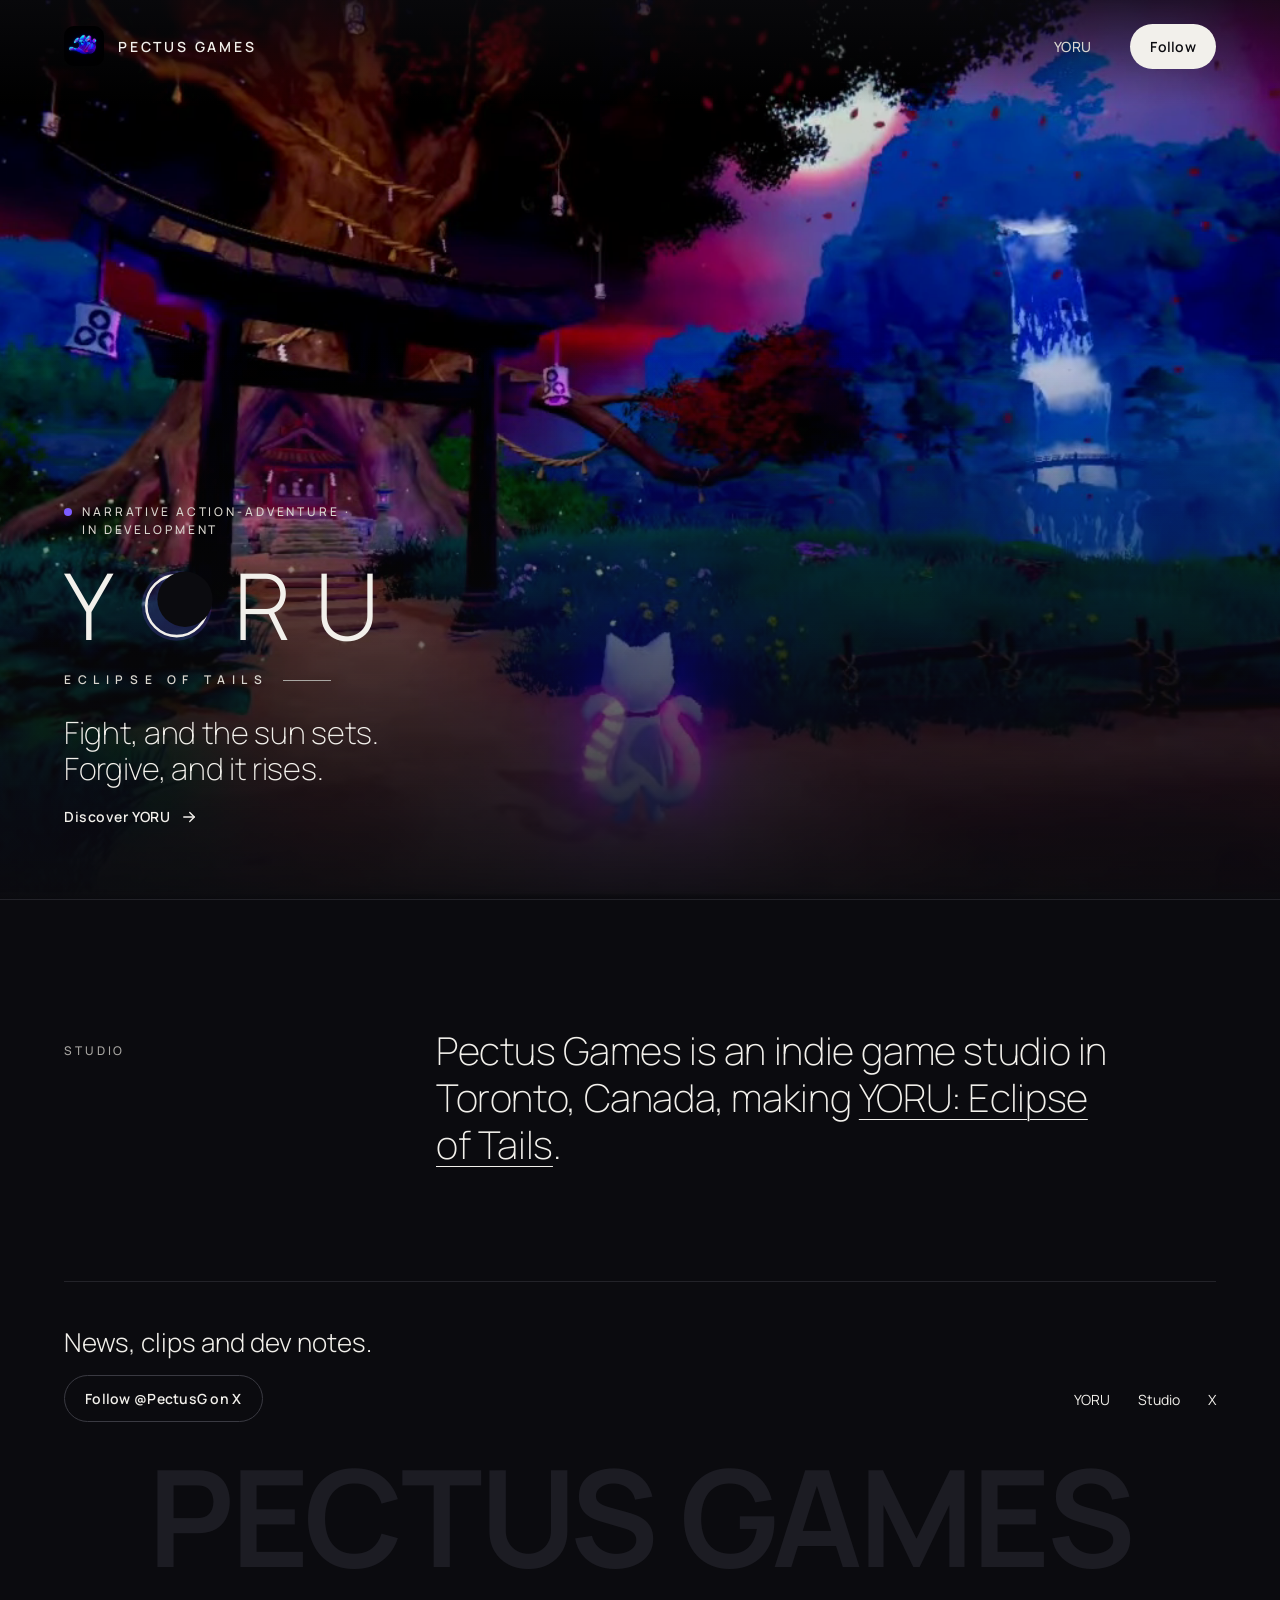
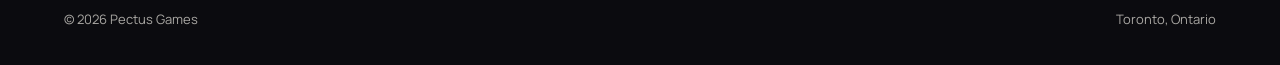
<file: index.html>
<!doctype html>
<html lang="en">
<head>
<meta charset="utf-8">
<meta name="viewport" content="width=device-width, initial-scale=1, viewport-fit=cover">
<title>Pectus Games</title>
<meta name="description" content="Pectus Games is an indie game studio in Toronto, Canada, making YORU: Eclipse of Tails.">
<link rel="canonical" href="https://pectus.games/">
<meta name="theme-color" content="#0b0b0f">
<meta property="og:type" content="website">
<meta property="og:site_name" content="Pectus Games">
<meta property="og:title" content="Pectus Games">
<meta property="og:description" content="An indie game studio in Toronto, Canada, making YORU: Eclipse of Tails.">
<meta property="og:url" content="https://pectus.games/">
<meta property="og:image" content="https://pectus.games/assets/og/og-yoru.jpg">
<meta property="og:image:width" content="1200">
<meta property="og:image:height" content="630">
<meta property="og:image:alt" content="YORU: Eclipse of Tails. Every monster was someone once.">
<meta name="twitter:card" content="summary_large_image">
<meta name="twitter:site" content="@PectusG">
<link rel="icon" type="image/png" sizes="32x32" href="assets/brand/favicon-32.png">
<link rel="icon" type="image/png" sizes="192x192" href="assets/brand/icon-192.png">
<link rel="apple-touch-icon" href="assets/brand/apple-touch-icon.png">
<link rel="preload" href="assets/fonts/manrope-latin.woff2" as="font" type="font/woff2" crossorigin>
<link rel="stylesheet" href="assets/css/site.css?v=20260926c">
</head>
<body>
<a class="skip" href="#main">Skip to content</a>
<header class="nav">
  <a class="brand" href="./" aria-label="Pectus Games, home"><img src="assets/brand/logo-128.png" alt="" width="40" height="40"><span>Pectus Games</span></a>
  <nav class="nav-links" aria-label="Main">
    <a class="hide-sm" href="yoru/">YORU</a>
    <a class="pill" href="https://x.com/PectusG" rel="me noopener">Follow</a>
  </nav>
</header>

<main id="main">
  <section class="doors" aria-label="Games" style="--split: 100%">
    <a class="door door--yoru" href="yoru/">
      <img class="door-media" src="assets/img/yoru-hero-poster.webp" alt="" width="1280" height="714" fetchpriority="high">
      <video class="door-media" data-bg autoplay muted loop playsinline preload="auto" poster="assets/img/yoru-hero-poster.webp" aria-hidden="true"><source src="assets/video/yoru-hero.webm" type="video/webm"><source src="assets/video/yoru-hero.mp4" type="video/mp4"></video>
      <span class="door-shade"></span>
      <span class="door-body">
      <span class="eyebrow"><span class="dot"></span><span>Narrative action-adventure &#183; <span class="nw">In development</span></span></span>
      <span class="wordmark" aria-hidden="true"><span>Y</span><svg viewBox="0 0 84 84" focusable="false"><circle cx="42" cy="42" r="38" fill="#7c5cff" opacity="0.18"/><circle cx="42" cy="42" r="33" fill="none" stroke="#f2f0eb" stroke-width="2.8"/><circle cx="51" cy="35" r="30" fill="#0b0b0f"/></svg><span>R</span><span>U</span></span>
      <span class="subtitle" aria-hidden="true">Eclipse of Tails<span class="rule"></span></span>
      <span class="sr-only">YORU: Eclipse of Tails.</span>
      <span class="door-hook">Fight, and the sun sets.<br> Forgive, and it rises.</span>
      <span class="door-cta">Discover YORU<svg viewBox="0 0 24 24" fill="none" stroke="currentColor" stroke-width="1.8" stroke-linecap="round" stroke-linejoin="round" aria-hidden="true"><path d="M5 12h14"/><path d="M13 6l6 6-6 6"/></svg></span>
      </span>
    </a>
  </section>

  <section class="studio" id="studio" aria-labelledby="studio-title">
    <h2 class="eyebrow eyebrow--muted" id="studio-title">Studio</h2>
    <p>Pectus Games is an indie game studio in Toronto, Canada, making <a href="yoru/">YORU: Eclipse of Tails</a>.</p>
  </section>
</main>

<footer class="site-foot">
  <div class="foot-row">
    <div class="foot-lead">
      <p>News, clips and dev notes.</p>
      <a class="pill pill--ghost" href="https://x.com/PectusG" rel="me noopener">Follow @PectusG on X</a>
    </div>
    <nav class="foot-links" aria-label="Footer">
      <a href="yoru/">YORU</a>
      <a href="#studio">Studio</a>
      <a href="https://x.com/PectusG" rel="me noopener">X</a>
    </nav>
  </div>
  <p class="bigmark" aria-hidden="true">PECTUS GAMES</p>
  <div class="foot-meta"><span>&#169; <span data-year>2026</span> Pectus Games</span><span>Toronto, Ontario</span></div>
</footer>
<script src="assets/js/site.js?v=20260926c" defer></script>
</body>
</html>
</file>
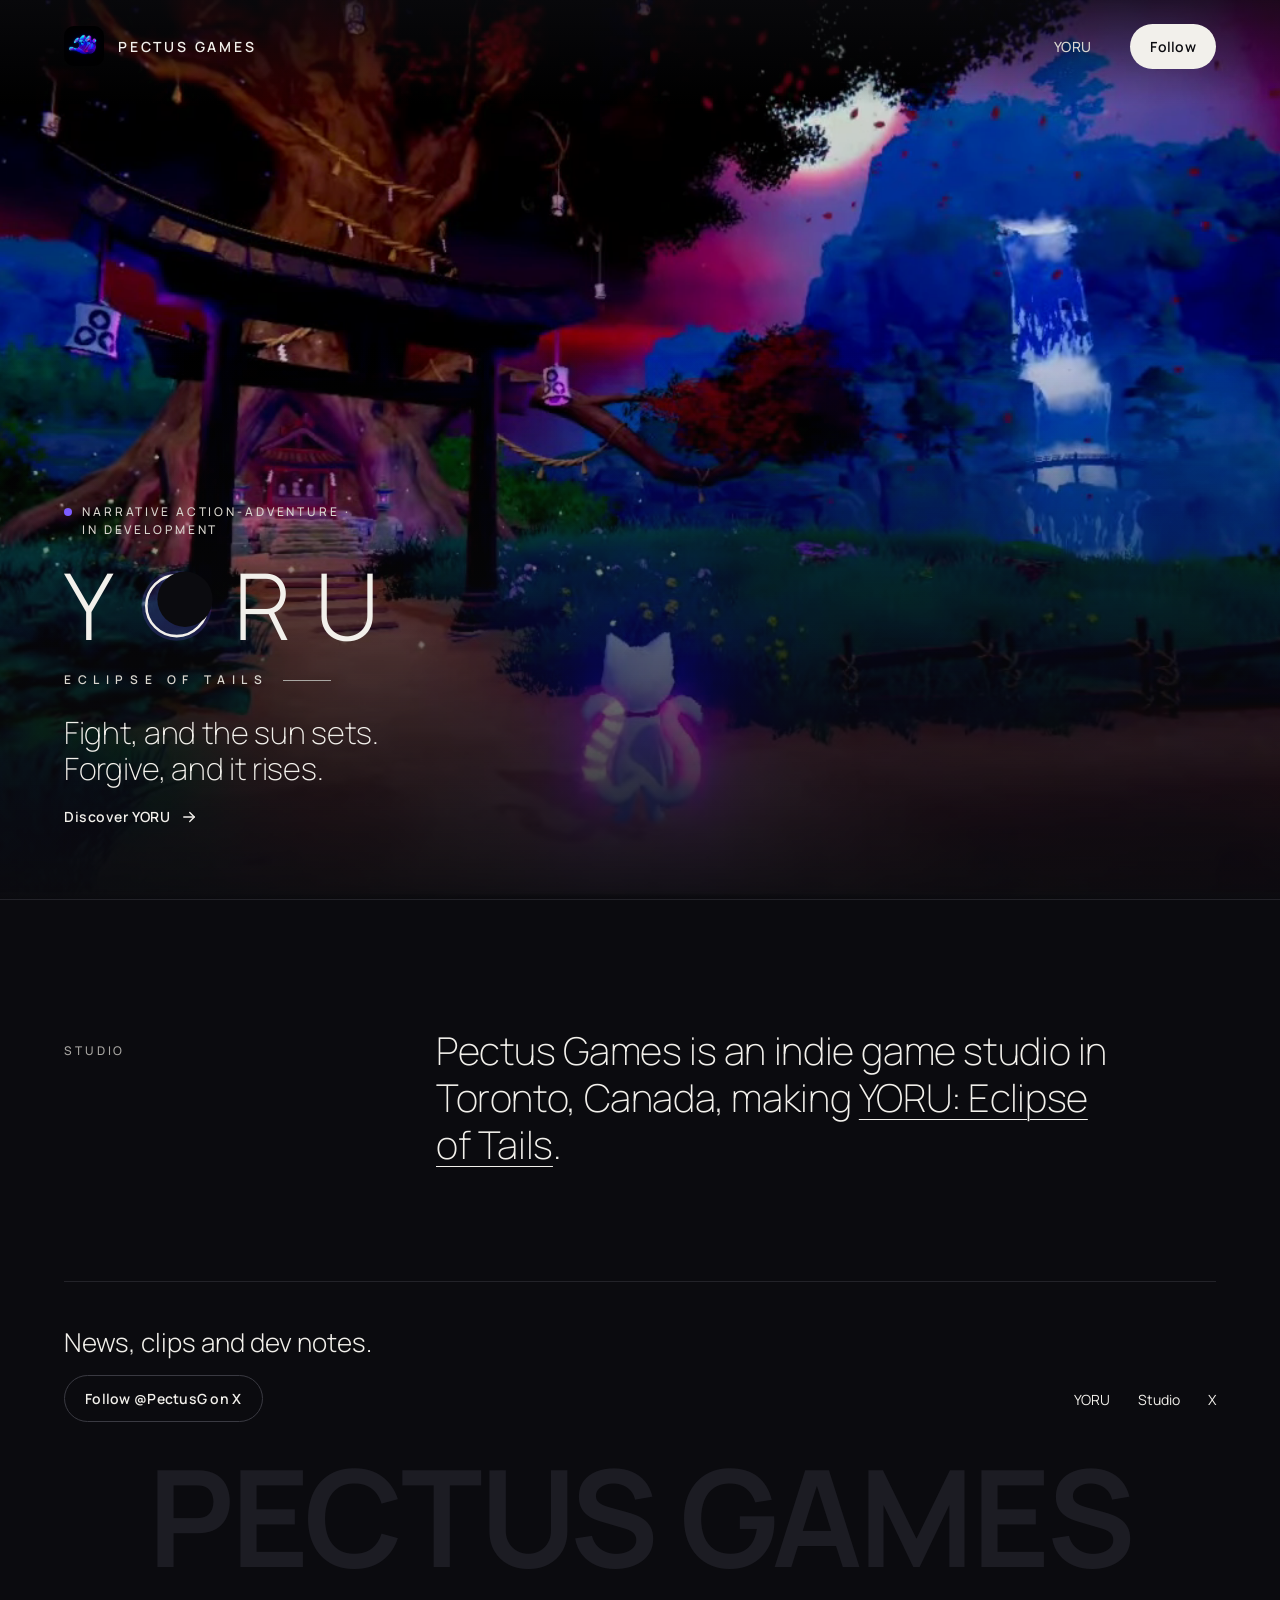
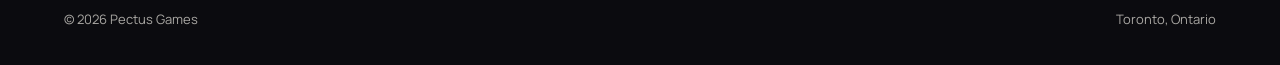
<file: shabbat-mode/index.html>
<!doctype html>
<html lang="en">
<head>
<meta charset="utf-8">
<meta name="viewport" content="width=device-width, initial-scale=1">
<title>Pectus Games</title>
<meta name="robots" content="noindex">
<link rel="canonical" href="https://pectus.games/">
<meta http-equiv="refresh" content="0; url=/">
<script>location.replace("/");</script>
</head>
<body style="background:#0b0b0f;color:#f2f0eb;font-family:system-ui,sans-serif">
<p><a href="/" style="color:#f2f0eb">Pectus Games</a></p>
</body>
</html>
</file>
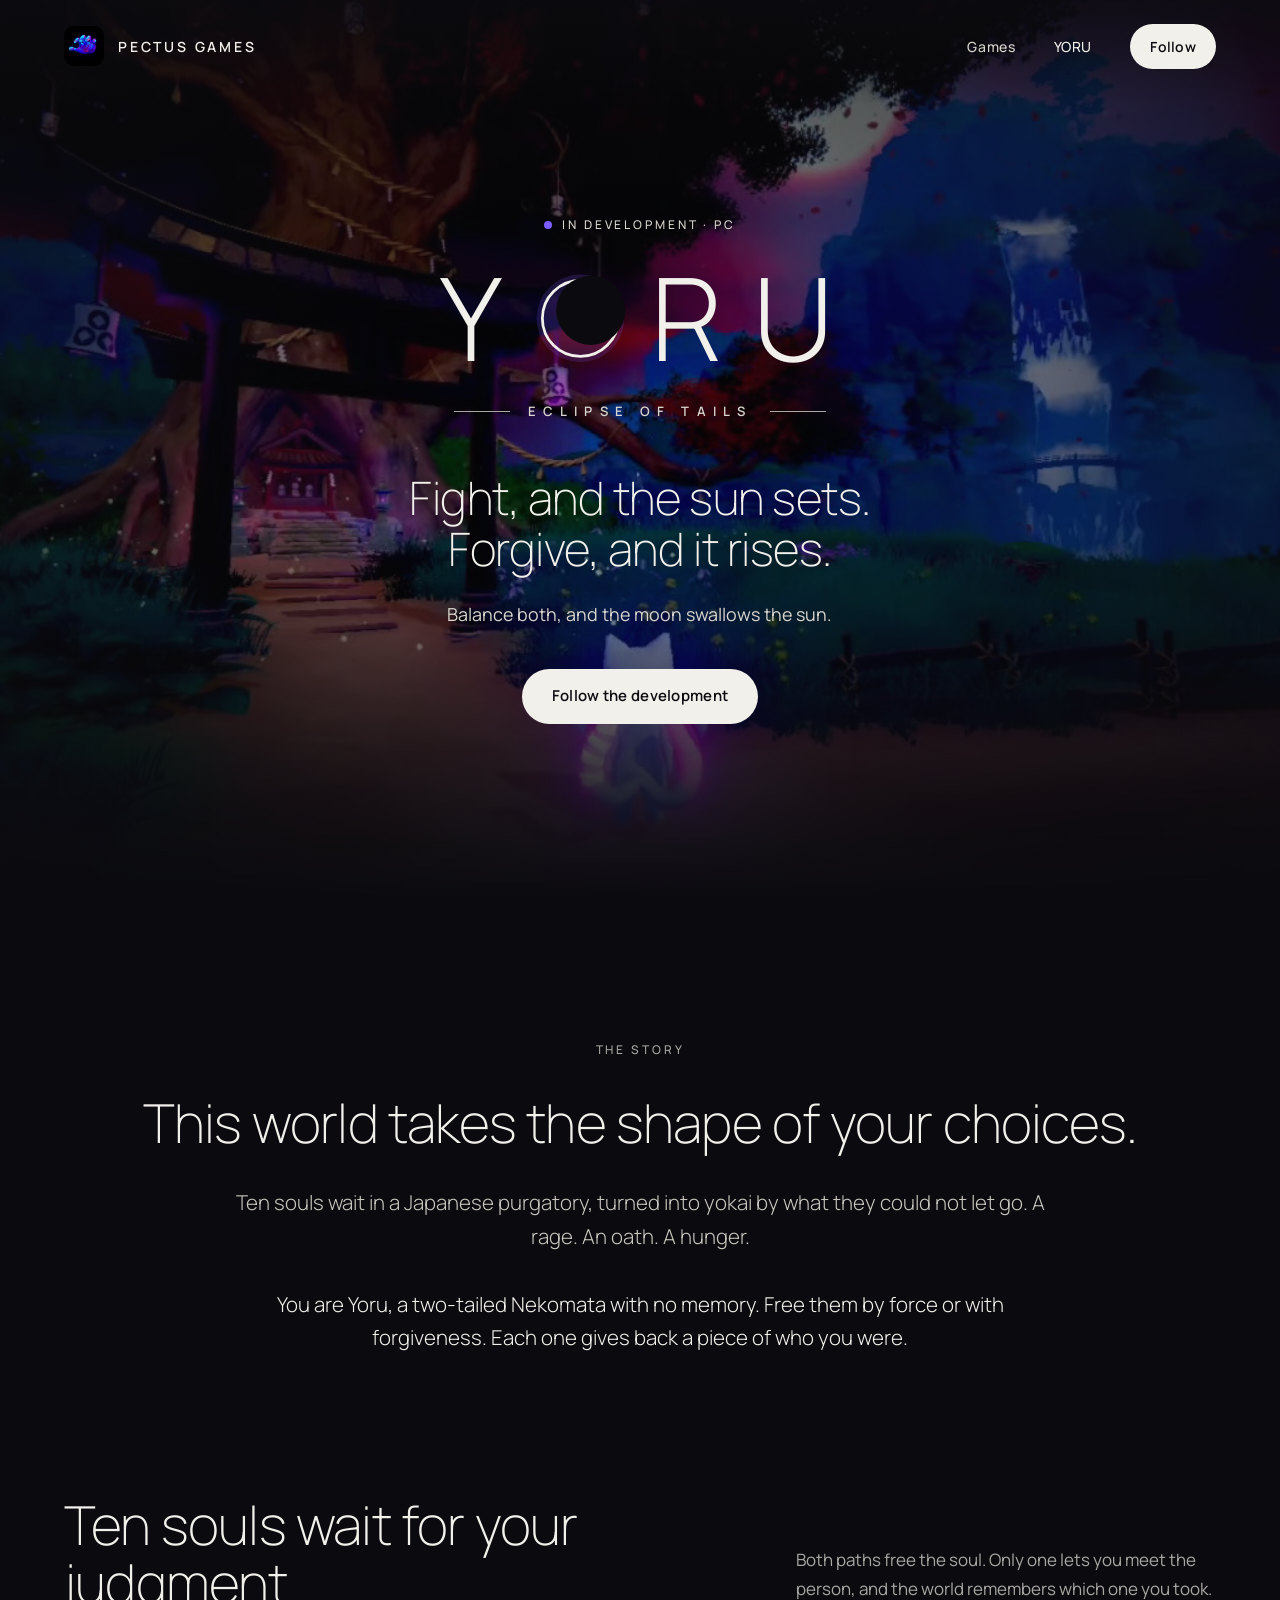
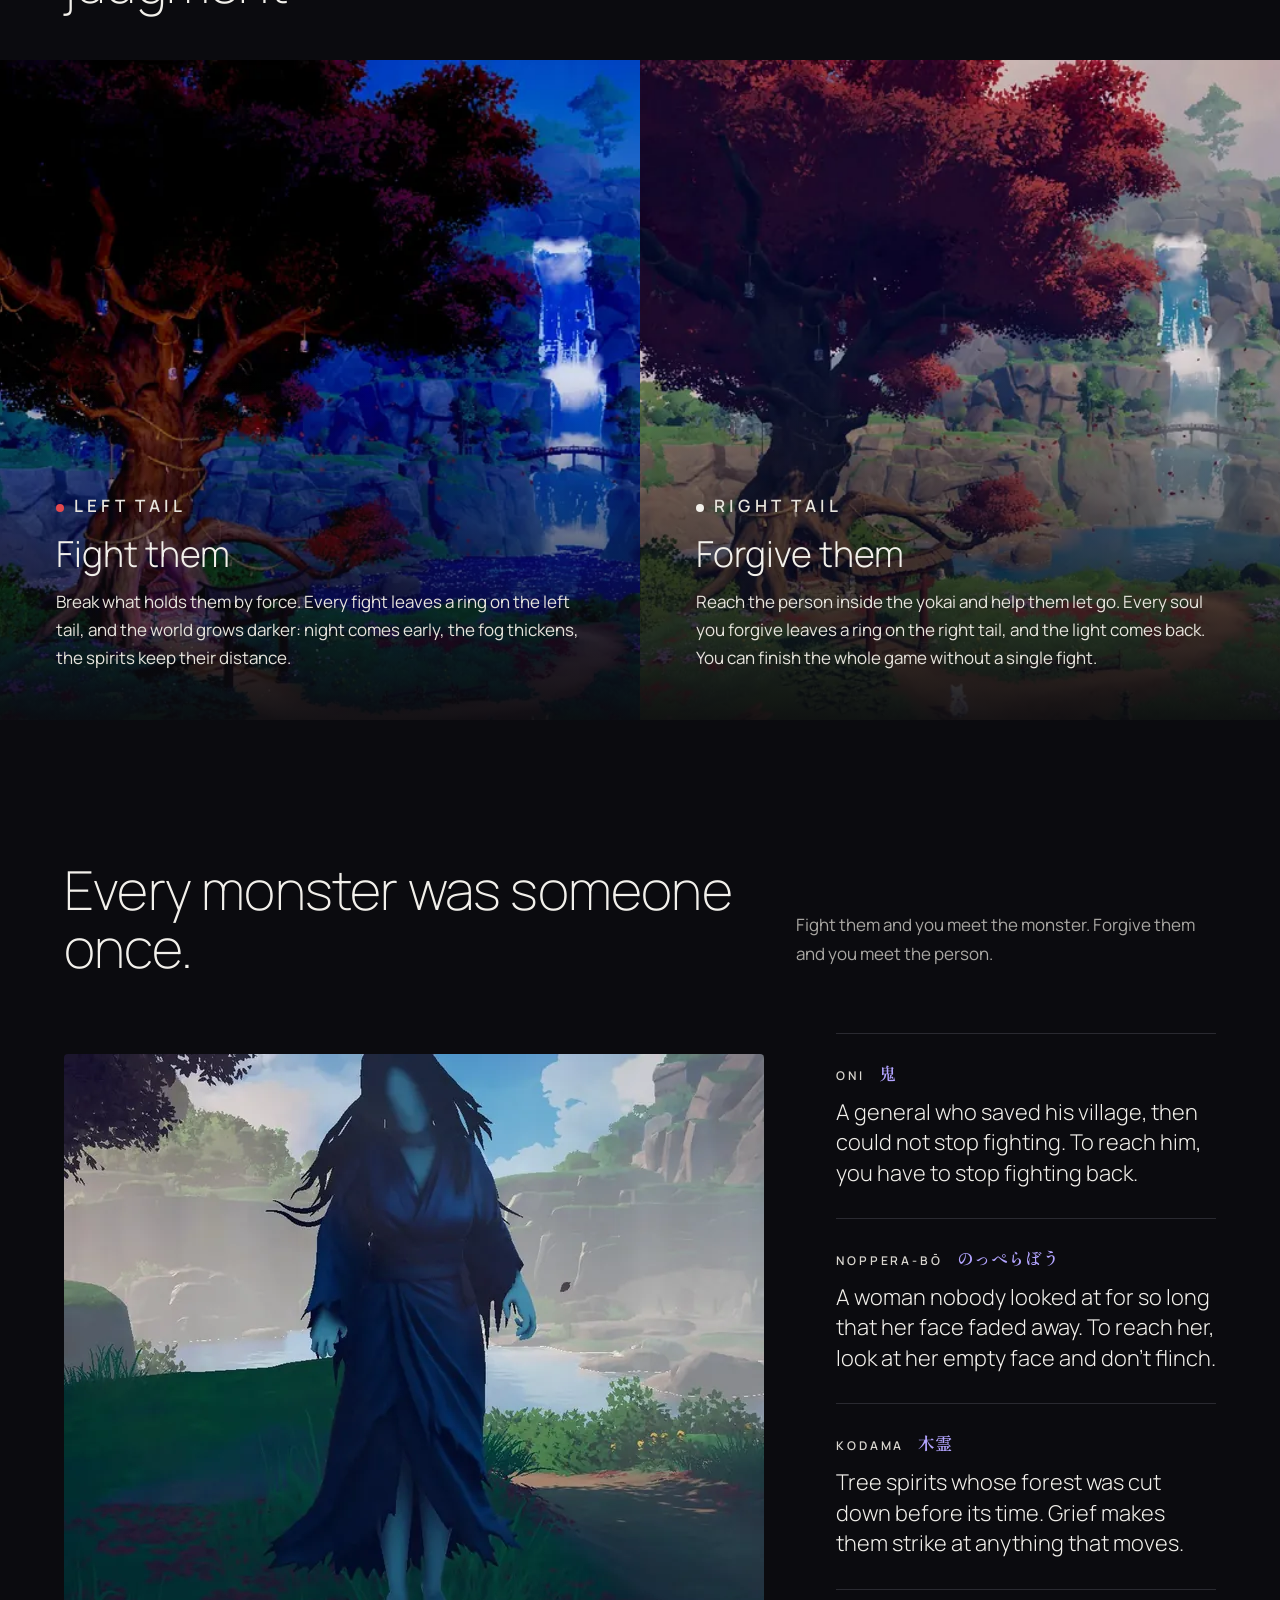
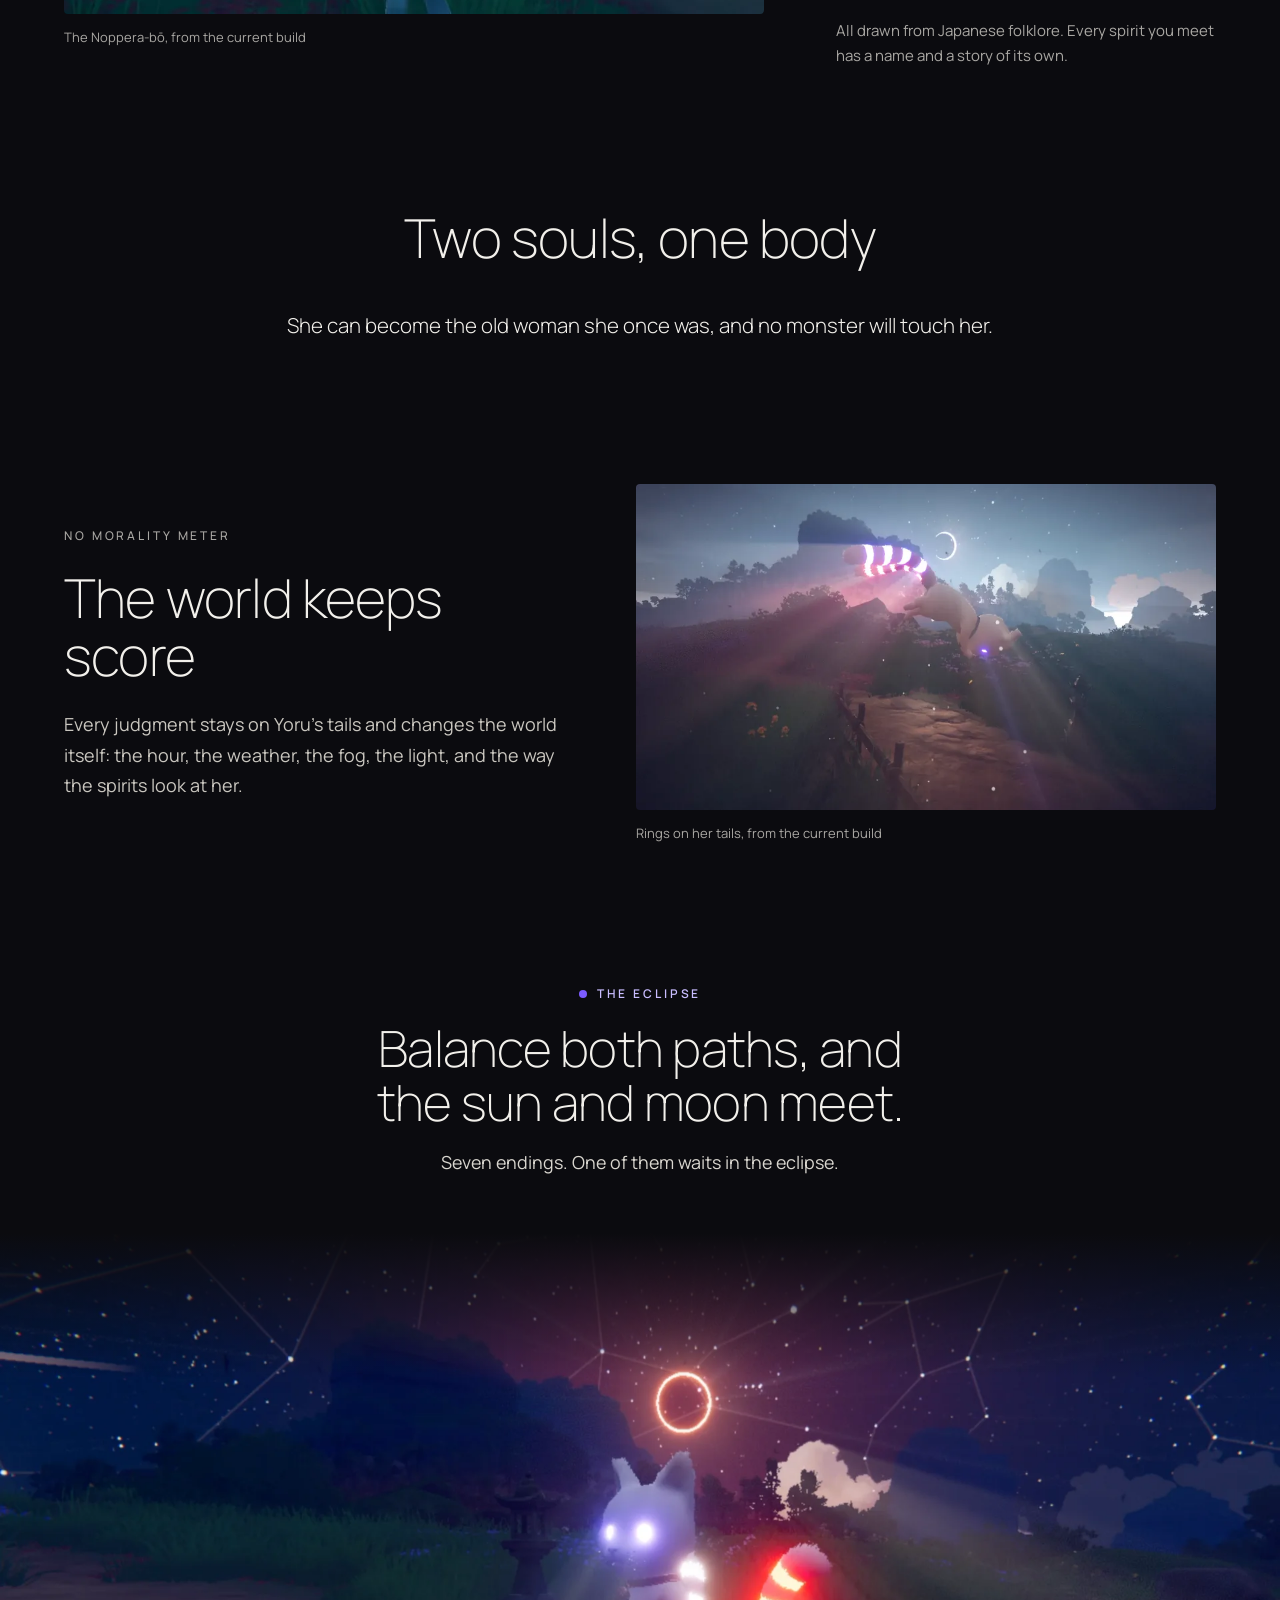
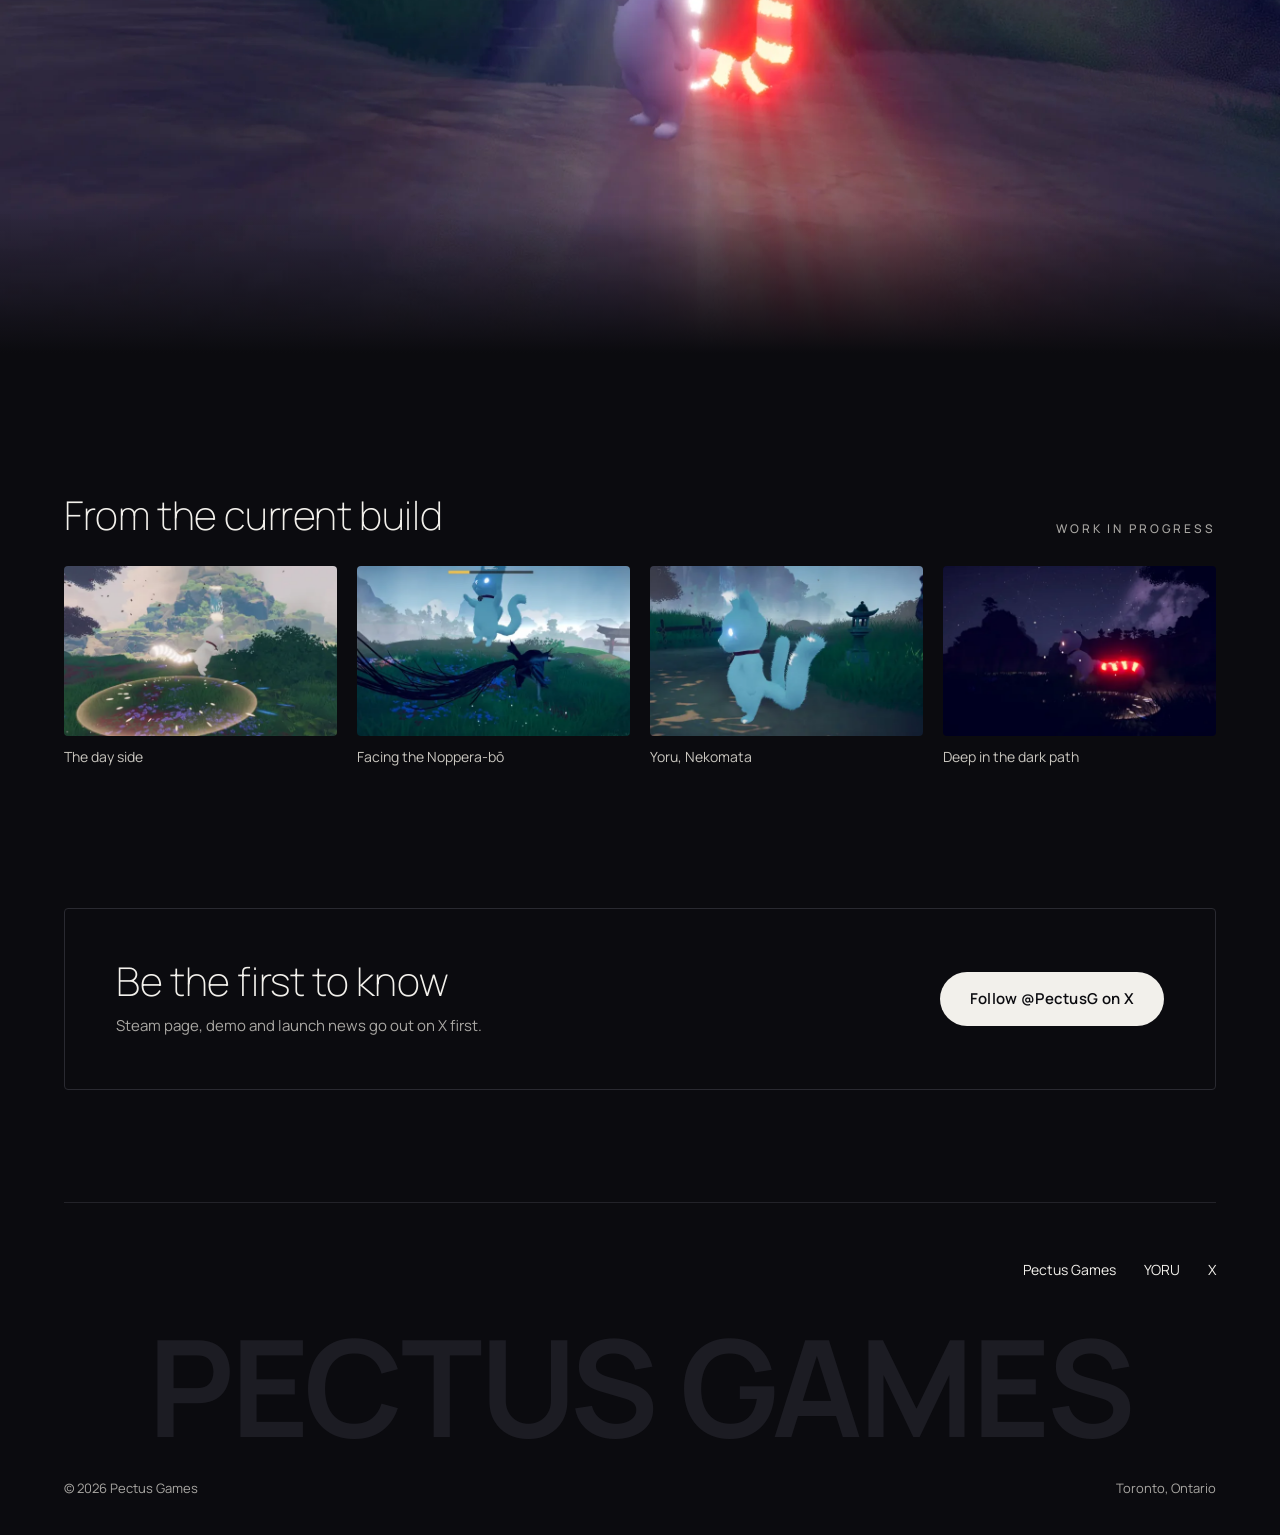
<file: yoru/index.html>
<!doctype html>
<html lang="en">
<head>
<meta charset="utf-8">
<meta name="viewport" content="width=device-width, initial-scale=1, viewport-fit=cover">
<title>YORU: Eclipse of Tails | Pectus Games</title>
<meta name="description" content="An action-adventure in a Japanese purgatory where the sun sets when you fight and rises when you forgive.">
<link rel="canonical" href="https://pectus.games/yoru/">
<meta name="theme-color" content="#0b0b0f">
<meta property="og:type" content="website">
<meta property="og:site_name" content="Pectus Games">
<meta property="og:title" content="YORU: Eclipse of Tails">
<meta property="og:description" content="An action-adventure in a Japanese purgatory where the sun sets when you fight and rises when you forgive.">
<meta property="og:url" content="https://pectus.games/yoru/">
<meta property="og:image" content="https://pectus.games/assets/og/og-yoru.jpg">
<meta property="og:image:width" content="1200">
<meta property="og:image:height" content="630">
<meta property="og:image:alt" content="YORU: Eclipse of Tails. Every monster was someone once.">
<meta name="twitter:card" content="summary_large_image">
<meta name="twitter:site" content="@PectusG">
<link rel="icon" type="image/png" sizes="32x32" href="../assets/brand/favicon-32.png">
<link rel="icon" type="image/png" sizes="192x192" href="../assets/brand/icon-192.png">
<link rel="apple-touch-icon" href="../assets/brand/apple-touch-icon.png">
<link rel="preload" href="../assets/fonts/manrope-latin.woff2" as="font" type="font/woff2" crossorigin>
<link rel="stylesheet" href="../assets/css/site.css?v=20260926c">
</head>
<body>
<a class="skip" href="#main">Skip to content</a>
<header class="nav">
  <a class="brand" href="../" aria-label="Pectus Games, home"><img src="../assets/brand/logo-128.png" alt="" width="40" height="40"><span>Pectus Games</span></a>
  <nav class="nav-links" aria-label="Main">
    <a href="../">Games</a>
    <a href="./" aria-current="page" class="hide-sm">YORU</a>
    <a class="pill" href="https://x.com/PectusG" rel="me noopener">Follow</a>
  </nav>
</header>

<main id="main">
  <section class="hero">
    <img class="hero-media" src="../assets/img/yoru-hero-poster.webp" alt="" width="1280" height="714" fetchpriority="high">
    <video class="hero-media" data-bg autoplay muted loop playsinline preload="auto" poster="../assets/img/yoru-hero-poster.webp" aria-hidden="true"><source src="../assets/video/yoru-hero.webm" type="video/webm"><source src="../assets/video/yoru-hero.mp4" type="video/mp4"></video>
    <div class="hero-vignette"></div>
    <div class="hero-fade"></div>
    <div class="hero-inner">
      <p class="eyebrow"><span class="dot"></span>In development &#183; PC</p>
      <h1 style="margin: 0"><span class="sr-only">YORU: Eclipse of Tails</span><span class="wordmark" aria-hidden="true"><span>Y</span><svg viewBox="0 0 84 84" focusable="false"><circle cx="42" cy="42" r="38" fill="#7c5cff" opacity="0.18"/><circle cx="42" cy="42" r="33" fill="none" stroke="#f2f0eb" stroke-width="2.4"/><circle cx="51" cy="35" r="30" fill="#0b0b0f"/></svg><span>R</span><span>U</span></span></h1>
      <p class="subtitle" aria-hidden="true"><span class="rule"></span>Eclipse of Tails<span class="rule"></span></p>
      <p class="hook">Fight, and the sun sets.<br> Forgive, and it rises.</p>
      <p class="hook-2">Balance both, and the moon swallows the sun.</p>
      <a class="pill pill--big" href="https://x.com/PectusG" rel="me noopener">Follow the development</a>
    </div>
  </section>

  <section class="section center" aria-labelledby="story-title">
    <h2 class="eyebrow eyebrow--muted" id="story-title">The story</h2>
    <p class="lead">This world takes the shape of your choices.</p>
    <p class="body-l">Ten souls wait in a Japanese purgatory, turned into yokai by what they could not let go. A rage. An oath. A hunger.</p>
    <p class="body-l body-l--bright">You are Yoru, a two-tailed Nekomata with no memory. Free them by force or with forgiveness. Each one gives back a piece of who you were.</p>
  </section>

  <section class="section section--bleed" aria-labelledby="judgment-title">
    <div class="head">
      <h2 class="h2" id="judgment-title">Ten souls wait for your judgment</h2>
      <p class="side">Both paths free the soul. Only one lets you meet the person, and the world remembers which one you took.</p>
    </div>
    <div class="paths">
      <article class="path">
        <img src="../assets/img/dark-world-1440.webp" srcset="../assets/img/dark-world-960.webp 960w, ../assets/img/dark-world-1440.webp 1440w, ../assets/img/dark-world-1920.webp 1920w" sizes="(max-width: 860px) 100vw, 50vw" alt="The ancient tree at night, lit by spirit lanterns" width="1920" height="1080" loading="lazy">
        <div class="path-shade"></div>
        <p class="eyebrow eyebrow--fight"><span class="dot dot--fight"></span>Left tail</p>
        <h3>Fight them</h3>
        <p>Break what holds them by force. Every fight leaves a ring on the left tail, and the world grows darker: night comes early, the fog thickens, the spirits keep their distance.</p>
      </article>
      <article class="path">
        <img src="../assets/img/light-world-1440.webp" srcset="../assets/img/light-world-960.webp 960w, ../assets/img/light-world-1440.webp 1440w, ../assets/img/light-world-1920.webp 1920w" sizes="(max-width: 860px) 100vw, 50vw" alt="The ancient tree in daylight beside a waterfall" width="1920" height="1080" loading="lazy">
        <div class="path-shade"></div>
        <p class="eyebrow eyebrow--free"><span class="dot dot--free"></span>Right tail</p>
        <h3>Forgive them</h3>
        <p>Reach the person inside the yokai and help them let go. Every soul you forgive leaves a ring on the right tail, and the light comes back. You can finish the whole game without a single fight.</p>
      </article>
    </div>
  </section>

  <section class="section" aria-labelledby="stories-title">
    <div class="head">
      <h2 class="h2" id="stories-title">Every monster was someone once.</h2>
      <p class="side">Fight them and you meet the monster. Forgive them and you meet the person.</p>
    </div>
    <div class="stories">
      <figure class="shot">
        <img src="../assets/img/nopperabo-1350.webp" srcset="../assets/img/nopperabo-700.webp 700w, ../assets/img/nopperabo-1350.webp 1350w" sizes="(max-width: 960px) 100vw, 700px" alt="The Noppera-bo, a faceless woman in a dark kimono by the river" width="1350" height="1080" loading="lazy">
        <figcaption>The Noppera-bō, from the current build</figcaption>
      </figure>
      <div class="souls">
        <div class="soul">
          <p class="soul-name"><span class="en">Oni</span><span class="jp" lang="ja">鬼</span></p>
          <p>A general who saved his village, then could not stop fighting. To reach him, you have to stop fighting back.</p>
        </div>
        <div class="soul">
          <p class="soul-name"><span class="en">Noppera-bō</span><span class="jp" lang="ja">のっぺらぼう</span></p>
          <p>A woman nobody looked at for so long that her face faded away. To reach her, look at her empty face and don't flinch.</p>
        </div>
        <div class="soul">
          <p class="soul-name"><span class="en">Kodama</span><span class="jp" lang="ja">木霊</span></p>
          <p>Tree spirits whose forest was cut down before its time. Grief makes them strike at anything that moves.</p>
        </div>
        <p class="note">All drawn from Japanese folklore. Every spirit you meet has a name and a story of its own.</p>
      </div>
    </div>
  </section>

  <section class="section center" aria-labelledby="two-souls-title">
    <h2 class="h2" id="two-souls-title">Two souls, one body</h2>
    <p class="body-l body-l--bright">She can become the old woman she once was, and no monster will touch her.</p>
  </section>

  <section class="section world" aria-labelledby="world-title">
    <div class="world-text">
      <p class="eyebrow eyebrow--muted">No morality meter</p>
      <h2 class="h2" id="world-title">The world keeps score</h2>
      <p>Every judgment stays on Yoru's tails and changes the world itself: the hour, the weather, the fog, the light, and the way the spirits look at her.</p>
    </div>
    <figure class="shot">
      <img src="../assets/img/rings-dusk-1920.webp" srcset="../assets/img/rings-dusk-960.webp 960w, ../assets/img/rings-dusk-1920.webp 1920w" sizes="(max-width: 960px) 100vw, 55vw" alt="Yoru at dusk, rings glowing on her tails" width="1920" height="1080" loading="lazy">
      <figcaption>Rings on her tails, from the current build</figcaption>
    </figure>
  </section>

  <section class="section section--bleed eclipse" aria-labelledby="eclipse-title">
    <div class="eclipse-text">
      <p class="eyebrow eyebrow--violet"><span class="dot"></span>The eclipse</p>
      <h2 class="lead" id="eclipse-title">Balance both paths, and the sun and moon meet.</h2>
      <p class="hook-2">Seven endings. One of them waits in the eclipse.</p>
    </div>
    <figure class="eclipse-img">
      <img src="../assets/img/eclipse-1920.webp" srcset="../assets/img/eclipse-960.webp 960w, ../assets/img/eclipse-1920.webp 1920w" sizes="100vw" alt="Yoru under the eclipse, both tails glowing" width="1920" height="1080" loading="lazy">
    </figure>
  </section>

  <section class="section" aria-labelledby="gallery-title">
    <div class="gallery-head">
      <h2 id="gallery-title">From the current build</h2>
      <p class="eyebrow eyebrow--muted">Work in progress</p>
    </div>
    <div class="gallery">
      <figure><img src="../assets/img/day-side-960.webp" srcset="../assets/img/day-side-640.webp 640w, ../assets/img/day-side-960.webp 960w" sizes="(max-width: 960px) 50vw, 25vw" alt="Yoru leaping over a glowing circle on the day side" width="960" height="540" loading="lazy"><figcaption>The day side</figcaption></figure>
      <figure><img src="../assets/img/combat-960.webp" srcset="../assets/img/combat-640.webp 640w, ../assets/img/combat-960.webp 960w" sizes="(max-width: 960px) 50vw, 25vw" alt="Yoru fighting the Noppera-bo near a torii gate" width="960" height="540" loading="lazy"><figcaption>Facing the Noppera-bō</figcaption></figure>
      <figure><img src="../assets/img/nekomata-960.webp" srcset="../assets/img/nekomata-640.webp 640w, ../assets/img/nekomata-960.webp 960w" sizes="(max-width: 960px) 50vw, 25vw" alt="Yoru, the Nekomata, beside a stone lantern" width="960" height="540" loading="lazy"><figcaption>Yoru, Nekomata</figcaption></figure>
      <figure><img src="../assets/img/dark-path-960.webp" srcset="../assets/img/dark-path-640.webp 640w, ../assets/img/dark-path-960.webp 960w" sizes="(max-width: 960px) 50vw, 25vw" alt="Yoru at night with red rings on her tail" width="960" height="540" loading="lazy"><figcaption>Deep in the dark path</figcaption></figure>
    </div>
  </section>

  <section class="follow" aria-labelledby="follow-title">
    <div>
      <h2 id="follow-title">Be the first to know</h2>
      <p>Steam page, demo and launch news go out on X first.</p>
    </div>
    <a class="pill pill--big" href="https://x.com/PectusG" rel="me noopener">Follow @PectusG on X</a>
  </section>
</main>

<footer class="site-foot">
  <div class="foot-row foot-row--end">
    <nav class="foot-links" aria-label="Footer">
      <a href="../">Pectus Games</a>
      <a href="./">YORU</a>
      <a href="https://x.com/PectusG" rel="me noopener">X</a>
    </nav>
  </div>
  <p class="bigmark" aria-hidden="true">PECTUS GAMES</p>
  <div class="foot-meta"><span>&#169; <span data-year>2026</span> Pectus Games</span><span>Toronto, Ontario</span></div>
</footer>
<script src="../assets/js/site.js?v=20260926c" defer></script>
</body>
</html>
</file>
<file: assets/css/site.css>
/* Pectus Games site. Dark, minimal. One file for every page. */

@font-face {
  font-family: "Manrope";
  font-style: normal;
  font-display: swap;
  font-weight: 200 800;
  src: url("../fonts/manrope-latin.woff2") format("woff2-variations"), url("../fonts/manrope-latin.woff2") format("woff2");
  unicode-range: U+0000-00FF, U+0131, U+0152-0153, U+02BB-02BC, U+02C6, U+02DA, U+02DC, U+0304, U+0308, U+0329, U+2000-206F, U+20AC, U+2122, U+2191, U+2193, U+2212, U+2215, U+FEFF, U+FFFD;
}
@font-face {
  font-family: "Manrope";
  font-style: normal;
  font-display: swap;
  font-weight: 200 800;
  src: url("../fonts/manrope-latin-ext.woff2") format("woff2-variations"), url("../fonts/manrope-latin-ext.woff2") format("woff2");
  unicode-range: U+0100-02BA, U+02BD-02C5, U+02C7-02CC, U+02CE-02D7, U+02DD-02FF, U+0304, U+0308, U+0329, U+1D00-1DBF, U+1E00-1E9F, U+1EF2-1EFF, U+2020, U+20A0-20AB, U+20AD-20C0, U+2113, U+2C60-2C7F, U+A720-A7FF;
}
@font-face {
  font-family: "Shippori Mincho B1";
  font-style: normal;
  font-display: swap;
  font-weight: 600;
  src: url("../fonts/shippori-mincho-b1-yokai.woff2") format("woff2");
}

:root {
  --bg: #0b0b0f;
  --bg-night: #141126;
  --fg: #f2f0eb;
  --fg-2: #e6e3dc;
  --fg-3: #d9d6cf;
  --fg-4: #c9c6bf;
  --muted: #a9a7a3;
  --line: #2a2a31;
  --line-2: #232329;
  --violet: #7c5cff;
  --violet-text: #c9bdff;
  --violet-soft: #b3a4ff;
  --fight: #e5484d;
  --fight-text: #f4a19c;
  --free-text: #e8f1ff;
  --plum: #2d2436;
  --peach: #e8b999;
  --ivory: #f3ebde;
  --sm-night: #17121d;
  --gutter: clamp(20px, 5vw, 72px);
  --section: clamp(96px, 11vw, 170px);
}

*, *::before, *::after { box-sizing: border-box; }
html { background: var(--bg); color-scheme: dark; -webkit-text-size-adjust: 100%; scroll-behavior: smooth; }
body {
  margin: 0;
  font-family: "Manrope", system-ui, -apple-system, "Segoe UI", sans-serif;
  background: var(--bg);
  color: var(--fg);
  line-height: 1.5;
  -webkit-font-smoothing: antialiased;
  -moz-osx-font-smoothing: grayscale;
  text-rendering: optimizeLegibility;
}
img, video, svg { display: block; max-width: 100%; }
a { color: inherit; }
p { text-wrap: pretty; }
a:focus-visible, button:focus-visible { outline: 2px solid var(--violet-soft); outline-offset: 4px; border-radius: 6px; }
::selection { background: rgba(124, 92, 255, 0.45); }

.sr-only { position: absolute !important; width: 1px; height: 1px; padding: 0; margin: -1px; overflow: hidden; clip: rect(0 0 0 0); white-space: nowrap; border: 0; }
.skip { position: absolute; left: 16px; top: -80px; z-index: 50; padding: 12px 18px; border-radius: 999px; background: var(--fg); color: var(--bg); font-weight: 600; text-decoration: none; }
.skip:focus { top: 16px; }

/* Small type */
.eyebrow { display: flex; align-items: baseline; gap: 10px; margin: 0; font-size: 12px; font-weight: 500; letter-spacing: 0.24em; text-transform: uppercase; color: var(--fg-3); }
.eyebrow--muted { color: var(--muted); }
.eyebrow--fight { color: var(--fight-text); font-weight: 600; }
.eyebrow--free { color: var(--free-text); font-weight: 600; }
.eyebrow--violet { color: var(--violet-text); font-weight: 600; }
.eyebrow--peach { color: #e6dccf; }
.dot { width: 8px; height: 8px; border-radius: 50%; background: var(--violet); flex: none; }
.nw { white-space: nowrap; }
.dot--fight { background: var(--fight); }
.dot--free { background: var(--fg); }
.dot--peach { background: var(--peach); }

/* Buttons */
.pill { display: inline-flex; align-items: center; justify-content: center; gap: 8px; min-height: 44px; padding: 12px 20px; border-radius: 999px; background: var(--fg); color: var(--bg); font-size: 14px; font-weight: 600; letter-spacing: 0.02em; text-decoration: none; transition: background 0.2s ease, transform 0.2s ease; }
.pill:hover { background: #ffffff; }
.pill--big { min-height: 52px; padding: 16px 30px; font-size: 15px; }
.pill--ghost { background: transparent; color: var(--fg); border: 1px solid #3a3a42; }
.pill--ghost:hover { background: rgba(242, 240, 235, 0.08); }

/* Nav */
.nav { position: absolute; top: 0; left: 0; right: 0; z-index: 20; display: flex; align-items: center; justify-content: space-between; gap: 16px; height: 104px; padding: 0 var(--gutter) 12px; background: linear-gradient(to bottom, rgba(11, 11, 15, 0.72), rgba(11, 11, 15, 0)); }
.brand { display: flex; align-items: center; gap: 14px; text-decoration: none; }
.brand img { width: 40px; height: 40px; border-radius: 10px; }
.brand span { font-size: 14px; font-weight: 600; letter-spacing: 0.2em; text-transform: uppercase; }
.nav-links { display: flex; align-items: center; gap: clamp(16px, 3vw, 40px); font-size: 14px; font-weight: 500; letter-spacing: 0.04em; }
.nav-links a:not(.pill) { color: var(--fg-3); text-decoration: none; padding: 12px 0; }
.nav-links a:not(.pill):hover, .nav-links a[aria-current="page"] { color: var(--fg); }

/* YORU wordmark: title A, the eclipse O */
.wordmark { display: flex; align-items: center; gap: 0.2em; margin: 0; font-weight: 300; letter-spacing: 0.06em; line-height: 1; }
.wordmark svg { width: 0.84em; height: 0.84em; flex: none; }
.subtitle { display: flex; align-items: center; gap: 18px; margin: 0; font-size: 13px; font-weight: 600; letter-spacing: 0.55em; text-transform: uppercase; color: var(--fg-3); }
.subtitle .rule { width: 56px; height: 1px; background: var(--muted); flex: none; }

/* Home: the two doors. The seam rests in the middle; the hovered game slides it over and takes the room. */
.doors { --split: 50%; --door-ease: cubic-bezier(0.22, 0.61, 0.36, 1); --body-w: min(480px, calc(38vw - var(--gutter) - 24px)); position: relative; display: flex; height: clamp(640px, 100svh, 960px); border-bottom: 1px solid var(--line-2); }
.door { position: relative; overflow: hidden; display: flex; flex-direction: column; justify-content: flex-end; gap: 20px; padding: 64px var(--gutter) 72px; color: var(--fg); text-decoration: none; }
.door > * { position: relative; }
.door > .door-media, .door > .door-shade { position: absolute; }
.door-media { inset: 0; width: 100%; height: 100%; object-fit: cover; }
.door-body { display: flex; flex-direction: column; gap: 20px; width: var(--body-w); }
.door::after { content: ""; position: absolute; inset: 0; z-index: 2; background: rgba(11, 11, 15, 0.5); opacity: 0; transition: opacity 0.6s ease; pointer-events: none; }
.door-shade { left: 0; right: 0; bottom: 0; height: 62%; background: linear-gradient(to bottom, rgba(11, 11, 15, 0), rgba(11, 11, 15, 0.95)); pointer-events: none; }
.door--yoru { flex: 0 0 var(--split); background: var(--bg-night); transition: flex-basis 0.75s var(--door-ease); }
.door--yoru .door-media { opacity: 0.84; transition: transform 1.2s ease; }
.door--yoru:hover .door-media { transform: scale(1.02); }
.door--yoru .wordmark { font-size: clamp(64px, 7.2vw, 104px); }
.door--yoru .subtitle { font-size: 12px; gap: 14px; }
.door--yoru .subtitle .rule { width: 48px; }
.door-hook { margin: 6px 0 0; font-size: clamp(24px, 2.4vw, 34px); font-weight: 200; line-height: 1.15; letter-spacing: -0.01em; text-wrap: balance; }
.door-cta { display: inline-flex; align-items: center; gap: 10px; font-size: 14px; font-weight: 600; letter-spacing: 0.04em; }
.door-cta svg { width: 18px; height: 18px; transition: transform 0.25s ease; }
.door:hover .door-cta svg { transform: translateX(4px); }
.seam { position: absolute; left: var(--split); top: 50%; z-index: 3; transition: left 0.75s var(--door-ease); width: 72px; height: 72px; transform: translate(-50%, -50%); display: grid; place-items: center; border-radius: 50%; background: var(--bg); border: 1px solid var(--line); overflow: hidden; }
.seam img { width: 62px; height: 62px; border-radius: 50%; }

/* Home: the SHABBAT MODE door. Gameplay on top, the name on a Friday-night plum below. */
.door--sm { flex: 1 1 0; min-width: 0; background: var(--sm-night); border-left: 1px solid var(--line-2); }
.door--sm .door-body { align-self: flex-end; }
@media (hover: hover) and (min-width: 861px) and (prefers-reduced-motion: no-preference) {
  .doors:has(.door--yoru:hover), .doors:has(.door--yoru:focus-visible) { --split: 62%; }
  .doors:has(.door--sm:hover), .doors:has(.door--sm:focus-visible) { --split: 38%; }
  .doors:has(.door--yoru:hover) .door--sm::after, .doors:has(.door--yoru:focus-visible) .door--sm::after,
  .doors:has(.door--sm:hover) .door--yoru::after, .doors:has(.door--sm:focus-visible) .door--yoru::after { opacity: 1; }
}
.door--sm::before { content: ""; position: absolute; right: -160px; bottom: -160px; width: 520px; height: 520px; border-radius: 50%; background: radial-gradient(circle, rgba(232, 185, 153, 0.14), rgba(232, 185, 153, 0) 66%); pointer-events: none; }
.door > .sm-media { position: absolute; left: 0; right: 0; top: 0; height: 58%; overflow: hidden; }
.sm-media .door-media { position: absolute; inset: 0; width: 100%; height: 100%; object-fit: cover; object-position: 50% 75%; transition: transform 1.2s ease; }
.door--sm:hover .sm-media .door-media { transform: scale(1.02); }
.sm-media::after { content: ""; position: absolute; left: 0; right: 0; bottom: 0; height: 46%; background: linear-gradient(to bottom, rgba(23, 18, 29, 0), var(--sm-night)); }
.sm-logo { --logo-w: clamp(250px, 25vw, 380px); width: var(--logo-w); height: auto; margin: 2px 0 -6px calc(var(--logo-w) * -0.035); }
.door--sm .door-hook { color: var(--ivory); }

/* Home: studio */
.studio { display: grid; grid-template-columns: 300px minmax(0, 1fr); align-items: start; gap: 72px; padding: 128px var(--gutter) 0; }
.studio h2 { padding-top: 14px; }
.studio p { margin: 0; max-width: 900px; font-size: clamp(26px, 3vw, 44px); font-weight: 200; line-height: 1.22; letter-spacing: -0.01em; }
.studio p a { text-decoration: underline; text-decoration-thickness: 1px; text-underline-offset: 0.18em; }
.studio p a:hover { color: var(--violet-text); }

/* Footer, shared */
.site-foot { display: flex; flex-direction: column; gap: 40px; padding: 112px var(--gutter) 36px; }
.foot-row { display: flex; justify-content: space-between; align-items: flex-end; flex-wrap: wrap; gap: 28px; padding-top: 44px; border-top: 1px solid var(--line-2); }
.foot-row--end { justify-content: flex-end; }
.foot-lead { display: flex; flex-direction: column; align-items: flex-start; gap: 16px; }
.foot-lead p { margin: 0; font-size: 26px; font-weight: 300; line-height: 1.3; }
.foot-links { display: flex; flex-wrap: wrap; gap: 28px; font-size: 14px; }
.foot-links a { text-decoration: none; padding: 12px 0; }
.foot-links a:hover { color: var(--violet-text); }
.bigmark { margin: 0; font-size: clamp(38px, 10.5vw, 152px); font-weight: 700; line-height: 0.8; letter-spacing: -0.02em; text-align: center; white-space: nowrap; color: #1c1c23; user-select: none; }
.foot-meta { display: flex; justify-content: space-between; gap: 16px; font-size: 13px; color: var(--muted); }

/* YORU page */
.hero { position: relative; display: flex; align-items: center; justify-content: center; min-height: clamp(660px, 100svh, 920px); padding: 136px var(--gutter) 96px; overflow: hidden; text-align: center; background: var(--bg-night); }
.hero > .hero-media { position: absolute; inset: 0; width: 100%; height: 100%; object-fit: cover; opacity: 0.72; }
.hero-vignette { position: absolute; inset: 0; background: radial-gradient(ellipse at center, rgba(11, 11, 15, 0.2) 0%, rgba(11, 11, 15, 0.86) 100%); pointer-events: none; }
.hero-fade { position: absolute; left: 0; right: 0; bottom: 0; height: 280px; background: linear-gradient(to bottom, rgba(11, 11, 15, 0), var(--bg)); pointer-events: none; }
.hero-inner { position: relative; display: flex; flex-direction: column; align-items: center; gap: 26px; }
.hero .wordmark { font-size: clamp(76px, 9vw, 128px); }
.hook { margin: 26px 0 0; font-size: clamp(34px, 3.6vw, 50px); font-weight: 200; line-height: 1.1; letter-spacing: -0.01em; text-wrap: balance; }
.hook-2 { margin: 0; font-size: clamp(16px, 1.4vw, 19px); line-height: 1.6; color: var(--fg-3); text-wrap: balance; }
.hero .pill { margin-top: 14px; }

.section { padding: var(--section) var(--gutter) 0; }
.section--bleed { padding-left: 0; padding-right: 0; }
.section--bleed > .head { padding: 0 var(--gutter); }
.center { display: flex; flex-direction: column; align-items: center; gap: 34px; text-align: center; }
.lead { margin: 0; max-width: 1000px; font-size: clamp(36px, 4.2vw, 60px); font-weight: 200; line-height: 1.1; letter-spacing: -0.015em; text-wrap: balance; }
.body-l { margin: 0; max-width: 820px; font-size: clamp(18px, 1.6vw, 22px); font-weight: 300; line-height: 1.65; color: var(--fg-4); }
.body-l--bright { color: var(--fg); }
.center .body-l:first-of-type { margin-top: 8px; }

.head { display: flex; justify-content: space-between; align-items: flex-end; gap: 48px; }
.h2 { margin: 0; max-width: 720px; font-size: clamp(38px, 4.2vw, 60px); font-weight: 200; line-height: 1.08; letter-spacing: -0.015em; }
.side { margin: 0 0 8px; flex: 0 0 420px; font-size: 17px; line-height: 1.7; color: var(--muted); }

.paths { display: grid; grid-template-columns: repeat(2, minmax(0, 1fr)); margin-top: 48px; }
.path { position: relative; overflow: hidden; display: flex; flex-direction: column; justify-content: flex-end; gap: 14px; min-height: 660px; padding: 48px clamp(24px, 4.4vw, 64px); }
.path > * { position: relative; }
.path > img, .path > .path-shade { position: absolute; }
.path > img { inset: 0; width: 100%; height: 100%; object-fit: cover; }
.path-shade { left: 0; right: 0; bottom: 0; height: 52%; background: linear-gradient(to bottom, rgba(11, 11, 15, 0), rgba(11, 11, 15, 0.92)); }
.path h3 { margin: 0; font-size: clamp(32px, 2.8vw, 40px); font-weight: 300; line-height: 1.1; }
.path p { margin: 0; max-width: 540px; font-size: 17px; line-height: 1.65; color: var(--fg-2); }

.stories { display: grid; grid-template-columns: minmax(0, 700px) minmax(0, 1fr); gap: 72px; align-items: center; margin-top: 56px; }
.shot { margin: 0; }
.shot img { width: 100%; height: auto; border-radius: 4px; }
.shot figcaption { margin-top: 14px; font-size: 13px; color: var(--muted); }
.soul { display: flex; flex-direction: column; gap: 12px; padding: 30px 0; border-top: 1px solid var(--line); }
.soul:last-of-type { border-bottom: 1px solid var(--line); }
.soul-name { display: flex; align-items: baseline; gap: 14px; margin: 0; }
.soul-name .en { font-size: 12px; font-weight: 600; letter-spacing: 0.24em; text-transform: uppercase; color: var(--fg-3); }
.jp { font-family: "Shippori Mincho B1", "Hiragino Mincho ProN", "Yu Mincho", serif; font-size: 17px; font-weight: 600; line-height: 1; color: var(--violet-soft); }
.soul p { margin: 0; font-size: clamp(20px, 1.7vw, 24px); font-weight: 300; line-height: 1.4; }
.note { margin: 28px 0 0; font-size: 15px; line-height: 1.7; color: var(--muted); }

.world { display: grid; grid-template-columns: minmax(0, 500px) minmax(0, 1fr); gap: 72px; align-items: center; }
.world-text { display: flex; flex-direction: column; gap: 24px; }
.world-text p:not(.eyebrow) { margin: 0; font-size: 18px; line-height: 1.7; color: var(--fg-4); }

.eclipse { display: flex; flex-direction: column; align-items: center; gap: 56px; text-align: center; }
.eclipse-text { display: flex; flex-direction: column; align-items: center; gap: 18px; padding: 0 var(--gutter); }
.eclipse-text .lead { max-width: 900px; font-size: clamp(34px, 3.9vw, 56px); }
.eclipse-text .hook-2 { color: var(--fg-3); }
.eclipse-img { position: relative; width: 100%; margin: 0; }
.eclipse-img img { width: 100%; height: auto; }
.eclipse-img::before, .eclipse-img::after { content: ""; position: absolute; left: 0; right: 0; height: 20%; pointer-events: none; }
.eclipse-img::before { top: 0; background: linear-gradient(to bottom, var(--bg), rgba(11, 11, 15, 0)); }
.eclipse-img::after { bottom: 0; background: linear-gradient(to bottom, rgba(11, 11, 15, 0), var(--bg)); }

.gallery-head { display: flex; flex-wrap: wrap; justify-content: space-between; align-items: flex-end; gap: 12px 24px; margin-bottom: 28px; }
.gallery-head h2 { margin: 0; font-size: clamp(32px, 3.1vw, 44px); font-weight: 200; line-height: 1.1; letter-spacing: -0.01em; }
.gallery { display: grid; grid-template-columns: repeat(4, minmax(0, 1fr)); gap: 20px; }
.gallery figure { margin: 0; }
.gallery img { width: 100%; height: auto; aspect-ratio: 16 / 10; object-fit: cover; border-radius: 4px; }
.gallery figcaption { margin-top: 10px; font-size: 14px; color: var(--fg-4); }

.follow { display: flex; justify-content: space-between; align-items: center; flex-wrap: wrap; gap: 32px; margin: var(--section) var(--gutter) 0; padding: clamp(28px, 4vw, 56px); border: 1px solid var(--line); border-radius: 4px; }
.follow h2 { margin: 0; font-size: clamp(32px, 3.1vw, 44px); font-weight: 200; line-height: 1.1; letter-spacing: -0.01em; }
.follow p { margin: 10px 0 0; font-size: 15px; line-height: 1.6; color: var(--muted); }

/* SHABBAT MODE page: Friday-night plum, candle peach, gameplay in full color */
.sm-hero { position: relative; overflow: hidden; display: flex; flex-direction: column; align-items: center; gap: clamp(44px, 5vw, 72px); padding: 156px var(--gutter) 0; text-align: center; background: radial-gradient(110% 70% at 50% 0%, #2d2436 0%, var(--sm-night) 52%, var(--bg) 100%); }
.sm-hero::before { content: ""; position: absolute; inset: 0; background-image: radial-gradient(1px 1px at 12% 18%, rgba(243, 235, 222, 0.55), transparent), radial-gradient(1px 1px at 27% 8%, rgba(243, 235, 222, 0.4), transparent), radial-gradient(1px 1px at 41% 22%, rgba(232, 185, 153, 0.55), transparent), radial-gradient(1px 1px at 63% 12%, rgba(243, 235, 222, 0.45), transparent), radial-gradient(1px 1px at 78% 26%, rgba(243, 235, 222, 0.35), transparent), radial-gradient(1px 1px at 88% 9%, rgba(232, 185, 153, 0.5), transparent), radial-gradient(1px 1px at 6% 34%, rgba(243, 235, 222, 0.3), transparent), radial-gradient(1px 1px at 94% 38%, rgba(243, 235, 222, 0.3), transparent); pointer-events: none; }
.sm-hero::after { content: ""; position: absolute; left: 50%; top: 22%; width: min(900px, 110vw); height: 520px; transform: translateX(-50%); border-radius: 50%; background: radial-gradient(closest-side, rgba(242, 201, 160, 0.13), rgba(242, 201, 160, 0)); pointer-events: none; }
.sm-hero > * { position: relative; z-index: 1; }
.sm-hero-inner { display: flex; flex-direction: column; align-items: center; gap: 22px; max-width: 820px; }
.sm-title { margin: 0; }
.sm-title img { width: clamp(290px, 46vw, 660px); height: auto; margin: 0 auto; }
.sm-hero .hook { margin: 6px 0 0; color: var(--ivory); }
.sm-hero .hook-2 { max-width: 600px; color: #d8cfc4; }
.sm-hero .pill { margin-top: 12px; }
.sm-screen { position: relative; width: 100%; max-width: 1296px; margin: 0; aspect-ratio: 1280 / 580; overflow: hidden; border-radius: 6px; background: #1b1622; box-shadow: 0 -1px 0 rgba(243, 235, 222, 0.1), 0 30px 120px rgba(0, 0, 0, 0.55); }
.sm-screen > img, .sm-screen > video { position: absolute; inset: 0; width: 100%; height: 100%; object-fit: cover; }
.eyebrow--sm { color: #efd9c6; font-weight: 600; }
.sm-rest .shot img { border-radius: 4px; }
.sm-cards { display: grid; grid-template-columns: repeat(3, minmax(0, 1fr)); gap: clamp(20px, 2.4vw, 36px); margin-top: 48px; }
.sm-card { margin: 0; }
.sm-card img { width: 100%; height: auto; aspect-ratio: 16 / 9; object-fit: cover; border-radius: 4px; }
.sm-card h3 { margin: 24px 0 10px; font-size: clamp(24px, 2vw, 30px); font-weight: 300; line-height: 1.15; }
.sm-card p { margin: 0; font-size: 16px; line-height: 1.7; color: var(--fg-4); }

/* 404 */
.lost { min-height: 100svh; display: flex; flex-direction: column; align-items: center; justify-content: center; gap: 22px; padding: 120px var(--gutter); text-align: center; }
.lost h1 { margin: 0; font-size: clamp(40px, 5vw, 64px); font-weight: 200; line-height: 1.08; letter-spacing: -0.015em; }
.lost p { margin: 0; font-size: 18px; color: var(--fg-4); }

/* Tablet */
@media (max-width: 960px) {
  .stories, .world { grid-template-columns: minmax(0, 1fr); gap: 40px; }
  .gallery { grid-template-columns: repeat(2, minmax(0, 1fr)); gap: 16px; }
}

/* Phone */
@media (max-width: 860px) {
  .doors { flex-direction: column; height: auto; }
  .door--yoru { flex: none; min-height: 78svh; padding-top: 120px; padding-bottom: 56px; }
  .door-body { width: auto; }
  .door--sm .door-body { align-self: stretch; }
  .door--sm { flex: none; padding-top: calc(60vw + 8px); padding-bottom: 56px; border-left: 0; border-top: 1px solid var(--line-2); }
  .door > .sm-media { height: 60vw; }
  .sm-logo { --logo-w: min(76vw, 360px); }
  .sm-hero { padding-top: 124px; }
  .sm-cards { grid-template-columns: minmax(0, 1fr); gap: 44px; }
  .seam { position: relative; left: auto; top: auto; transform: none; transition: none; width: 64px; height: 64px; margin: -32px auto; }
  .seam img { width: 54px; height: 54px; }
  .studio { grid-template-columns: minmax(0, 1fr); gap: 16px; padding-top: 80px; }
  .studio h2 { padding-top: 0; }
  .head { flex-direction: column; align-items: flex-start; gap: 18px; }
  .side { flex: none; }
  .paths { grid-template-columns: minmax(0, 1fr); }
  .path { min-height: 540px; }
  .site-foot { padding-top: 88px; }
}

@media (max-width: 560px) {
  .nav { height: 84px; }
  .nav-links { gap: 16px; }
  .nav-links .hide-sm { display: none; }
  .brand { gap: 10px; }
  .brand img { width: 34px; height: 34px; border-radius: 8px; }
  .brand span { font-size: 12px; letter-spacing: 0.18em; }
  .pill { padding: 10px 16px; }
  .pill--big { padding: 14px 24px; }
  .subtitle { letter-spacing: 0.42em; gap: 12px; font-size: 11px; }
  .subtitle .rule { width: 28px; }
  .hero { padding-top: 120px; }
  .foot-meta { flex-direction: column; gap: 6px; }
  .sm-hero .eyebrow .dot { display: none; }
  .sm-screen { width: calc(100% + 2 * var(--gutter)); max-width: none; border-radius: 0; }
}

@media (prefers-reduced-motion: reduce) {
  html { scroll-behavior: auto; }
  video[data-bg] { display: none; }
  .door--yoru .door-media, .door-cta svg { transition: none; }
}
</file>
